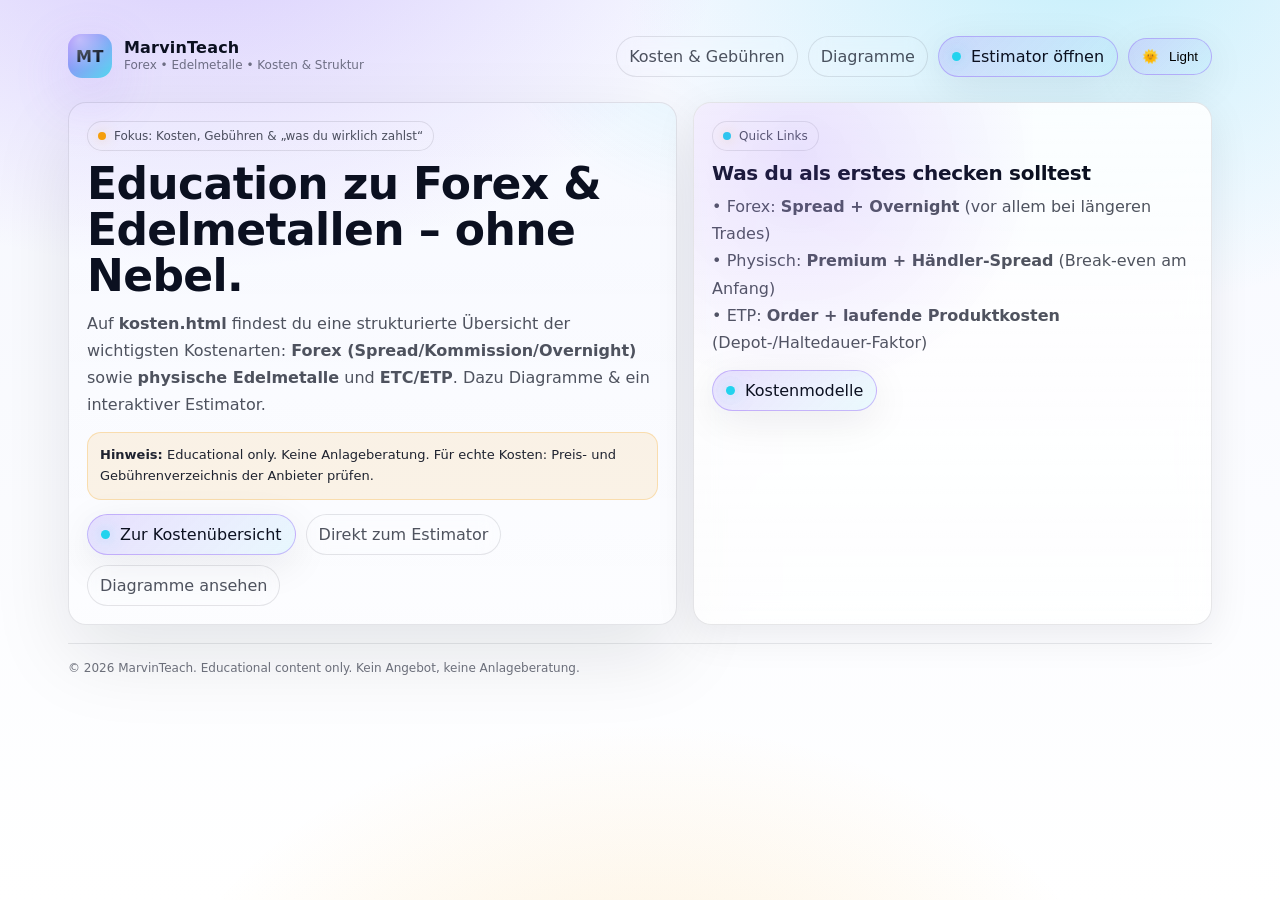
<file: index.html>
<!doctype html>
<html lang="de" data-theme="dark">
<head>
  <meta charset="utf-8" />
  <meta name="viewport" content="width=device-width,initial-scale=1" />
  <title>MarvinTeach — Forex & Edelmetalle</title>
  <meta name="description" content="MarvinTeach: Education rund um Forex & Edelmetalle. Fokus auf Kosten, Gebühren und Struktur." />
  <meta name="theme-color" content="#0B0F1A" />
  <link rel="stylesheet" href="style.css" />
</head>

<body>
  <div class="wrap">
    <header class="nav">
      <a class="brand" href="index.html" aria-label="MarvinTeach Start">
        <div class="mark">MT</div>
        <div>
          <div class="title">MarvinTeach</div>
          <div class="sub">Forex • Edelmetalle • Kosten & Struktur</div>
        </div>
      </a>

      <nav class="navlinks">
        <a class="pill" href="kosten.html">Kosten & Gebühren</a>
        <a class="pill" href="kosten.html#diagramme">Diagramme</a>
        <a class="cta" href="kosten.html#rechner"><span class="dot"></span> Estimator öffnen</a>

        <button class="toggle" type="button" data-theme-toggle aria-label="Theme umschalten">
          <span data-theme-icon>🌙</span>
          <span data-theme-label>Dark</span>
        </button>
      </nav>
    </header>

    <section class="hero" id="top">
      <div class="card">
        <div class="badge"><span class="miniDot"></span> Fokus: Kosten, Gebühren & „was du wirklich zahlst“</div>
        <h1>Education zu Forex & Edelmetallen – ohne Nebel.</h1>
        <p class="lead">
          Auf <b>kosten.html</b> findest du eine strukturierte Übersicht der wichtigsten Kostenarten:
          <b>Forex (Spread/Kommission/Overnight)</b> sowie <b>physische Edelmetalle</b> und <b>ETC/ETP</b>.
          Dazu Diagramme & ein interaktiver Estimator.
        </p>

        <div class="notice">
          <b>Hinweis:</b> Educational only. Keine Anlageberatung. Für echte Kosten: Preis- und Gebührenverzeichnis der Anbieter prüfen.
        </div>

        <div style="display:flex; gap:10px; flex-wrap:wrap; margin-top:14px;">
          <a class="cta" href="kosten.html"><span class="dot"></span> Zur Kostenübersicht</a>
          <a class="pill" href="kosten.html#rechner">Direkt zum Estimator</a>
          <a class="pill" href="kosten.html#diagramme">Diagramme ansehen</a>
        </div>
      </div>

      <aside class="glass">
        <div class="badge"><span class="miniDot" style="background:var(--a2)"></span> Quick Links</div>

        <div style="margin-top:10px; font-weight:900; font-size:20px; letter-spacing:-.3px;">
          Was du als erstes checken solltest
        </div>
        <div style="color:var(--muted); line-height:1.7; margin-top:8px;">
          • Forex: <b>Spread + Overnight</b> (vor allem bei längeren Trades)<br/>
          • Physisch: <b>Premium + Händler-Spread</b> (Break-even am Anfang)<br/>
          • ETP: <b>Order + laufende Produktkosten</b> (Depot-/Haltedauer-Faktor)
        </div>

        <div style="margin-top:14px;">
          <a class="cta" href="kosten.html#kosten"><span class="dot"></span> Kostenmodelle</a>
        </div>
      </aside>
    </section>

    <div class="footer">
      © <span id="year"></span> MarvinTeach. Educational content only. Kein Angebot, keine Anlageberatung.
    </div>
  </div>

  <script src="script.js"></script>
</body>
</html>
</file>
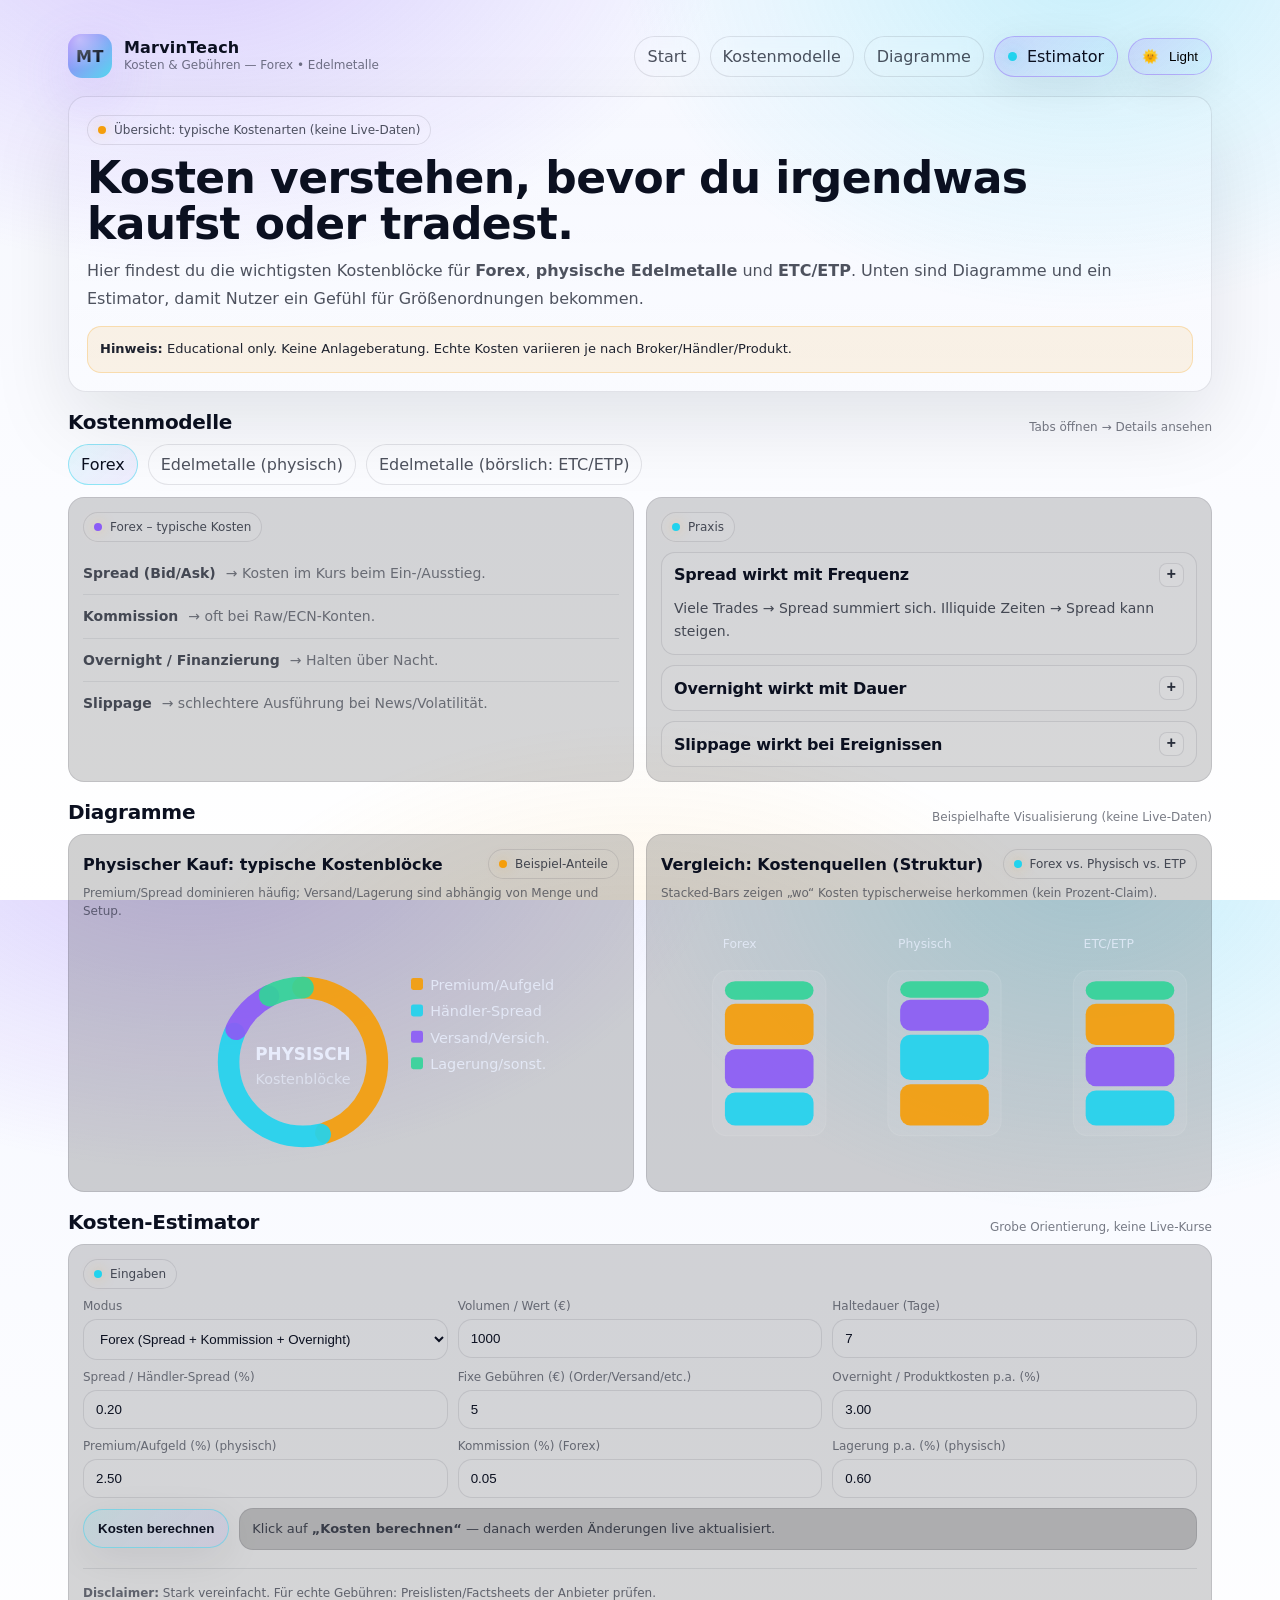
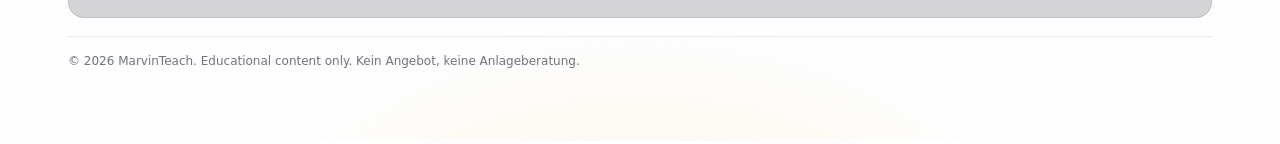
<file: kosten.html>
<!doctype html>
<html lang="de" data-theme="dark">
<head>
  <meta charset="utf-8" />
  <meta name="viewport" content="width=device-width,initial-scale=1" />
  <title>MarvinTeach — Kosten & Gebühren</title>
  <meta name="description" content="Kostenübersicht für Forex & Edelmetalle (physisch & ETC/ETP) inkl. Diagrammen und Estimator." />
  <meta name="theme-color" content="#0B0F1A" />
  <link rel="stylesheet" href="style.css" />
</head>

<body>
  <div class="wrap">
    <header class="nav">
      <a class="brand" href="index.html" aria-label="Zur Startseite">
        <div class="mark">MT</div>
        <div>
          <div class="title">MarvinTeach</div>
          <div class="sub">Kosten & Gebühren — Forex • Edelmetalle</div>
        </div>
      </a>

      <nav class="navlinks">
        <a class="pill" href="index.html">Start</a>
        <a class="pill" href="#kosten">Kostenmodelle</a>
        <a class="pill" href="#diagramme">Diagramme</a>
        <a class="cta" href="#rechner"><span class="dot"></span> Estimator</a>

        <button class="toggle" type="button" data-theme-toggle aria-label="Theme umschalten">
          <span data-theme-icon>🌙</span>
          <span data-theme-label>Dark</span>
        </button>
      </nav>
    </header>

    <section class="card">
      <div class="badge"><span class="miniDot"></span> Übersicht: typische Kostenarten (keine Live-Daten)</div>
      <h1>Kosten verstehen, bevor du irgendwas kaufst oder tradest.</h1>
      <p class="lead">
        Hier findest du die wichtigsten Kostenblöcke für <b>Forex</b>, <b>physische Edelmetalle</b> und <b>ETC/ETP</b>.
        Unten sind Diagramme und ein Estimator, damit Nutzer ein Gefühl für Größenordnungen bekommen.
      </p>
      <div class="notice">
        <b>Hinweis:</b> Educational only. Keine Anlageberatung. Echte Kosten variieren je nach Broker/Händler/Produkt.
      </div>
    </section>

    <!-- COST MODELS -->
    <section id="kosten" class="section">
      <div class="sectionHeader">
        <h2>Kostenmodelle</h2>
        <div class="hint">Tabs öffnen → Details ansehen</div>
      </div>

      <div class="tabs" role="tablist" aria-label="Kosten Tabs">
        <div class="tab active" data-tab="forex" role="tab" aria-selected="true">Forex</div>
        <div class="tab" data-tab="metal-phys" role="tab" aria-selected="false">Edelmetalle (physisch)</div>
        <div class="tab" data-tab="metal-etp" role="tab" aria-selected="false">Edelmetalle (börslich: ETC/ETP)</div>
      </div>

      <!-- Forex -->
      <div class="panel active" id="forex">
        <div class="grid2">
          <div class="box">
            <div class="badge"><span class="miniDot" style="background:var(--a1)"></span> Forex – typische Kosten</div>
            <ul class="list">
              <li><b>Spread (Bid/Ask)</b> <span style="opacity:.75">→ Kosten im Kurs beim Ein-/Ausstieg.</span></li>
              <li><b>Kommission</b> <span style="opacity:.75">→ oft bei Raw/ECN-Konten.</span></li>
              <li><b>Overnight / Finanzierung</b> <span style="opacity:.75">→ Halten über Nacht.</span></li>
              <li><b>Slippage</b> <span style="opacity:.75">→ schlechtere Ausführung bei News/Volatilität.</span></li>
            </ul>
          </div>

          <div class="box">
            <div class="badge"><span class="miniDot" style="background:var(--a2)"></span> Praxis</div>
            <div class="acc">
              <details open>
                <summary>Spread wirkt mit Frequenz <span class="kbd">+</span></summary>
                <div class="detailsBody">Viele Trades → Spread summiert sich. Illiquide Zeiten → Spread kann steigen.</div>
              </details>
              <details>
                <summary>Overnight wirkt mit Dauer <span class="kbd">+</span></summary>
                <div class="detailsBody">Längeres Halten → Finanzierung kann größer werden als Spread.</div>
              </details>
              <details>
                <summary>Slippage wirkt bei Ereignissen <span class="kbd">+</span></summary>
                <div class="detailsBody">News/Stops → Ausführung kann abweichen. Das ist kein „Bug“, sondern Marktmechanik.</div>
              </details>
            </div>
          </div>
        </div>
      </div>

      <!-- Physisch -->
      <div class="panel" id="metal-phys">
        <div class="grid2">
          <div class="box">
            <div class="badge"><span class="miniDot" style="background:var(--a3)"></span> Physisch – typische Kosten</div>
            <ul class="list">
              <li><b>Premium/Aufgeld</b> <span style="opacity:.75">→ Marge + Herstellung/Prägung/Verfügbarkeit.</span></li>
              <li><b>Händler-Spread</b> <span style="opacity:.75">→ Ankauf liegt oft unter Verkauf.</span></li>
              <li><b>Versand/Versicherung</b> <span style="opacity:.75">→ abhängig von Wert & Versandart.</span></li>
              <li><b>Lagerung</b> <span style="opacity:.75">→ Tresor/Schließfach/Versicherung.</span></li>
            </ul>
          </div>

          <div class="box">
            <div class="badge"><span class="miniDot" style="background:var(--a4)"></span> Praxis</div>
            <div class="acc">
              <details open>
                <summary>Break-even startet bei Premium+Spread <span class="kbd">+</span></summary>
                <div class="detailsBody">Du musst häufig zuerst Premium + Händler-Spread „zurückholen“.</div>
              </details>
              <details>
                <summary>Lagerung ist Sicherheits-„Service“ <span class="kbd">+</span></summary>
                <div class="detailsBody">Bei größeren Werten macht Lagerung/Versicherung als Schutzkosten Sinn.</div>
              </details>
              <details>
                <summary>Silber kann „kostenlastiger“ wirken <span class="kbd">+</span></summary>
                <div class="detailsBody">Durch Volumen/Transport/ggf. Steuern kann physisches Silber relativ mehr Nebenkosten haben.</div>
              </details>
            </div>
          </div>
        </div>
      </div>

      <!-- ETP -->
      <div class="panel" id="metal-etp">
        <div class="grid2">
          <div class="box">
            <div class="badge"><span class="miniDot" style="background:var(--a2)"></span> ETC/ETP – typische Kosten</div>
            <ul class="list">
              <li><b>Ordergebühr</b> <span style="opacity:.75">→ Broker/Depot abhängig.</span></li>
              <li><b>Börsen-Spread</b> <span style="opacity:.75">→ Liquidität/Handelszeit.</span></li>
              <li><b>Produktkosten</b> <span style="opacity:.75">→ laufende Gebühren (produktabhängig).</span></li>
              <li><b>Optional: Lieferung/Abwicklung</b> <span style="opacity:.75">→ wenn vorgesehen.</span></li>
            </ul>
          </div>

          <div class="box">
            <div class="badge"><span class="miniDot" style="background:var(--a1)"></span> Praxis</div>
            <div class="acc">
              <details open>
                <summary>Praktisch für Stückelung & Rebalancing <span class="kbd">+</span></summary>
                <div class="detailsBody">Keine Versand-/Schließfachlogik, dafür Order + laufende Produktkosten.</div>
              </details>
              <details>
                <summary>Factsheet-Checkliste <span class="kbd">+</span></summary>
                <div class="detailsBody">
                  <ul>
                    <li>Laufende Gebühren / Kosten</li>
                    <li>Hinterlegung & Verwahrstelle</li>
                    <li>Liquidität & typische Spreads</li>
                  </ul>
                </div>
              </details>
            </div>
          </div>
        </div>
      </div>
    </section>

    <!-- DIAGRAMS -->
    <section id="diagramme" class="section">
      <div class="sectionHeader">
        <h2>Diagramme</h2>
        <div class="hint">Beispielhafte Visualisierung (keine Live-Daten)</div>
      </div>

      <div class="grid2">
        <div class="chartWrap">
          <div class="chartTitle">
            <b>Physischer Kauf: typische Kostenblöcke</b>
            <span class="badge"><span class="miniDot"></span> Beispiel-Anteile</span>
          </div>
          <div class="chartNote" style="margin-top:6px;">
            Premium/Spread dominieren häufig; Versand/Lagerung sind abhängig von Menge und Setup.
          </div>

          <svg viewBox="0 0 320 200" width="100%" height="240" aria-label="Donut Chart physische Kosten" style="margin-top:10px;">
            <circle cx="120" cy="110" r="62" fill="none" stroke="rgba(255,255,255,.10)" stroke-width="18"/>
            <circle cx="120" cy="110" r="62" fill="none" stroke="rgba(245,158,11,.92)" stroke-width="18"
              stroke-linecap="round" stroke-dasharray="175 389.6" stroke-dashoffset="0" transform="rotate(-90 120 110)"/>
            <circle cx="120" cy="110" r="62" fill="none" stroke="rgba(34,211,238,.92)" stroke-width="18"
              stroke-linecap="round" stroke-dasharray="136 389.6" stroke-dashoffset="-180" transform="rotate(-90 120 110)"/>
            <circle cx="120" cy="110" r="62" fill="none" stroke="rgba(139,92,246,.92)" stroke-width="18"
              stroke-linecap="round" stroke-dasharray="39 389.6" stroke-dashoffset="-320" transform="rotate(-90 120 110)"/>
            <circle cx="120" cy="110" r="62" fill="none" stroke="rgba(52,211,153,.92)" stroke-width="18"
              stroke-linecap="round" stroke-dasharray="39 389.6" stroke-dashoffset="-360" transform="rotate(-90 120 110)"/>

            <text x="120" y="108" text-anchor="middle" fill="rgba(234,240,255,.92)" font-size="14" font-weight="900">PHYSISCH</text>
            <text x="120" y="128" text-anchor="middle" fill="rgba(234,240,255,.62)" font-size="12">Kostenblöcke</text>

            <g transform="translate(210 40)" font-size="12" fill="rgba(234,240,255,.80)">
              <rect x="0" y="0" width="10" height="10" rx="2" fill="rgba(245,158,11,.92)"></rect>
              <text x="16" y="10">Premium/Aufgeld</text>

              <rect x="0" y="22" width="10" height="10" rx="2" fill="rgba(34,211,238,.92)"></rect>
              <text x="16" y="32">Händler-Spread</text>

              <rect x="0" y="44" width="10" height="10" rx="2" fill="rgba(139,92,246,.92)"></rect>
              <text x="16" y="54">Versand/Versich.</text>

              <rect x="0" y="66" width="10" height="10" rx="2" fill="rgba(52,211,153,.92)"></rect>
              <text x="16" y="76">Lagerung/sonst.</text>
            </g>
          </svg>
        </div>

        <div class="chartWrap">
          <div class="chartTitle">
            <b>Vergleich: Kostenquellen (Struktur)</b>
            <span class="badge"><span class="miniDot" style="background:var(--a2)"></span> Forex vs. Physisch vs. ETP</span>
          </div>
          <div class="chartNote" style="margin-top:6px;">
            Stacked-Bars zeigen „wo“ Kosten typischerweise herkommen (kein Prozent-Claim).
          </div>

          <svg viewBox="0 0 520 240" width="100%" height="260" aria-label="Stacked Bars Kostenstruktur" style="margin-top:10px;">
            <g fill="rgba(234,240,255,.75)" font-size="12">
              <text x="60" y="28">Forex</text>
              <text x="230" y="28">Physisch</text>
              <text x="410" y="28">ETC/ETP</text>
            </g>

            <g>
              <rect x="50"  y="50" width="110" height="160" rx="14" fill="rgba(255,255,255,.06)" stroke="rgba(255,255,255,.10)"/>
              <rect x="220" y="50" width="110" height="160" rx="14" fill="rgba(255,255,255,.06)" stroke="rgba(255,255,255,.10)"/>
              <rect x="400" y="50" width="110" height="160" rx="14" fill="rgba(255,255,255,.06)" stroke="rgba(255,255,255,.10)"/>
            </g>

            <!-- Forex -->
            <rect x="62" y="168" width="86" height="32" rx="10" fill="rgba(34,211,238,.92)"/>
            <rect x="62" y="126" width="86" height="38" rx="10" fill="rgba(139,92,246,.92)"/>
            <rect x="62" y="82"  width="86" height="40" rx="10" fill="rgba(245,158,11,.92)"/>
            <rect x="62" y="60"  width="86" height="18" rx="10" fill="rgba(52,211,153,.92)"/>

            <!-- Physisch -->
            <rect x="232" y="160" width="86" height="40" rx="10" fill="rgba(245,158,11,.92)"/>
            <rect x="232" y="112" width="86" height="44" rx="10" fill="rgba(34,211,238,.92)"/>
            <rect x="232" y="78"  width="86" height="30" rx="10" fill="rgba(139,92,246,.92)"/>
            <rect x="232" y="60"  width="86" height="16" rx="10" fill="rgba(52,211,153,.92)"/>

            <!-- ETP -->
            <rect x="412" y="166" width="86" height="34" rx="10" fill="rgba(34,211,238,.92)"/>
            <rect x="412" y="124" width="86" height="38" rx="10" fill="rgba(139,92,246,.92)"/>
            <rect x="412" y="82"  width="86" height="40" rx="10" fill="rgba(245,158,11,.92)"/>
            <rect x="412" y="60"  width="86" height="18" rx="10" fill="rgba(52,211,153,.92)"/>
          </svg>
        </div>
      </div>
    </section>

    <!-- ESTIMATOR -->
    <section id="rechner" class="section">
      <div class="sectionHeader">
        <h2>Kosten-Estimator</h2>
        <div class="hint">Grobe Orientierung, keine Live-Kurse</div>
      </div>

      <div class="box">
        <div class="badge"><span class="miniDot" style="background:var(--a2)"></span> Eingaben</div>

        <div class="form">
          <div>
            <label for="mode">Modus</label>
            <select id="mode">
              <option value="forex">Forex (Spread + Kommission + Overnight)</option>
              <option value="phys">Physisch (Premium + Händler-Spread + Versand + Lagerung)</option>
              <option value="etp">ETC/ETP (Order + Börsen-Spread + Produktkosten)</option>
            </select>
          </div>

          <div>
            <label for="amount">Volumen / Wert (€)</label>
            <input id="amount" type="number" value="1000" min="0" step="10" />
          </div>

          <div>
            <label for="days">Haltedauer (Tage)</label>
            <input id="days" type="number" value="7" min="0" step="1" />
          </div>

          <div>
            <label for="spreadPct">Spread / Händler-Spread (%)</label>
            <input id="spreadPct" type="number" value="0.20" min="0" step="0.01" />
          </div>

          <div>
            <label for="feeFixed">Fixe Gebühren (€) (Order/Versand/etc.)</label>
            <input id="feeFixed" type="number" value="5" min="0" step="0.50" />
          </div>

          <div>
            <label for="ratePct">Overnight / Produktkosten p.a. (%)</label>
            <input id="ratePct" type="number" value="3.00" min="0" step="0.10" />
          </div>

          <div>
            <label for="premiumPct">Premium/Aufgeld (%) (physisch)</label>
            <input id="premiumPct" type="number" value="2.50" min="0" step="0.10" />
          </div>

          <div>
            <label for="commissionPct">Kommission (%) (Forex)</label>
            <input id="commissionPct" type="number" value="0.05" min="0" step="0.01" />
          </div>

          <div>
            <label for="storagePct">Lagerung p.a. (%) (physisch)</label>
            <input id="storagePct" type="number" value="0.60" min="0" step="0.10" />
          </div>
        </div>

        <div class="calcRow">
          <button class="btn" id="calcBtn">Kosten berechnen</button>
          <div class="result" id="out">
            Klick auf <b>„Kosten berechnen“</b> — danach werden Änderungen live aktualisiert.
          </div>
        </div>

        <div class="footer">
          <b>Disclaimer:</b> Stark vereinfacht. Für echte Gebühren: Preislisten/Factsheets der Anbieter prüfen.
        </div>
      </div>
    </section>

    <div class="footer">
      © <span id="year"></span> MarvinTeach. Educational content only. Kein Angebot, keine Anlageberatung.
    </div>
  </div>

  <script src="script.js"></script>
</body>
</html>
</file>
<file: style.css>
/* ==============================
   MarvinTeach – Modern UI System
   Dark/Light via data-theme
   ============================== */

:root{
  --r: 18px;
  --max: 1180px;

  /* default = dark */
  --bg: #070A12;
  --bg2:#0B0F1A;
  --card:#0E1426;
  --card2:#0B1122;
  --text:#EAF0FF;
  --muted: rgba(234,240,255,.72);
  --muted2: rgba(234,240,255,.55);
  --line: rgba(255,255,255,.08);
  --line2: rgba(255,255,255,.12);
  --shadow: 0 30px 80px rgba(0,0,0,.55);
  --shadow2: 0 10px 40px rgba(0,0,0,.35);

  --a1:#8B5CF6; /* violet */
  --a2:#22D3EE; /* cyan */
  --a3:#F59E0B; /* amber */
  --a4:#34D399; /* green */
}

/* Light theme overrides */
html[data-theme="light"]{
  --bg: #F6F8FF;
  --bg2:#FFFFFF;
  --card:#FFFFFF;
  --card2:#FFFFFF;
  --text:#0B1020;
  --muted: rgba(11,16,32,.72);
  --muted2: rgba(11,16,32,.55);
  --line: rgba(11,16,32,.10);
  --line2: rgba(11,16,32,.14);
  --shadow: 0 30px 80px rgba(11,16,32,.10);
  --shadow2: 0 10px 40px rgba(11,16,32,.08);
}

*{ box-sizing:border-box; }
html,body{ height:100%; }
body{
  margin:0;
  font-family: ui-sans-serif, system-ui, -apple-system, Segoe UI, Roboto, Arial, "Apple Color Emoji","Segoe UI Emoji";
  color: var(--text);
  background:
    radial-gradient(900px 600px at 15% -10%, color-mix(in oklab, var(--a1) 28%, transparent), transparent 60%),
    radial-gradient(850px 650px at 85% -5%, color-mix(in oklab, var(--a2) 22%, transparent), transparent 55%),
    radial-gradient(900px 650px at 50% 120%, color-mix(in oklab, var(--a3) 16%, transparent), transparent 55%),
    linear-gradient(180deg, var(--bg), var(--bg2));
  overflow-x:hidden;
  transition: background .25s ease, color .25s ease;
}

a{ color:inherit; text-decoration:none; }
.wrap{ max-width: var(--max); margin:0 auto; padding: 22px 18px 70px; }

/* Nav */
.nav{
  display:flex; align-items:center; justify-content:space-between; gap:14px;
  padding: 12px 0 18px;
}
.brand{ display:flex; gap:12px; align-items:center; }
.mark{
  width:44px; height:44px; border-radius: 14px;
  background: linear-gradient(135deg, color-mix(in oklab, var(--a1) 90%, white), color-mix(in oklab, var(--a2) 90%, white));
  box-shadow: 0 18px 55px color-mix(in oklab, var(--a1) 22%, transparent);
  display:grid; place-items:center;
  font-weight: 900;
  letter-spacing:.5px;
  color:#061022;
  position:relative;
  overflow:hidden;
}
.mark:before{
  content:"";
  position:absolute; inset:-30%;
  background: radial-gradient(circle at 30% 30%, rgba(255,255,255,.45), transparent 45%);
  transform: rotate(12deg);
}
.brand .title{ font-weight:900; letter-spacing:.2px; line-height:1.05; }
.brand .sub{ color:var(--muted2); font-size:12px; margin-top:2px; }

.navlinks{ display:flex; gap:10px; flex-wrap:wrap; align-items:center; justify-content:flex-end; }

.pill{
  padding: 10px 12px;
  border: 1px solid var(--line);
  border-radius: 999px;
  background: color-mix(in oklab, white 4%, transparent);
  color: var(--muted);
  backdrop-filter: blur(10px);
  transition: transform .15s ease, border-color .15s ease, background .15s ease;
}
.pill:hover{ transform: translateY(-1px); border-color: color-mix(in oklab, var(--a2) 32%, transparent); background: color-mix(in oklab, white 6%, transparent); }

.cta, .toggle{
  padding: 10px 13px;
  border-radius: 999px;
  border: 1px solid color-mix(in oklab, var(--a1) 40%, transparent);
  background: linear-gradient(135deg, color-mix(in oklab, var(--a1) 18%, transparent), color-mix(in oklab, var(--a2) 10%, transparent));
  box-shadow: var(--shadow2);
  transition: transform .15s ease, filter .15s ease;
  display:inline-flex; align-items:center; gap:10px;
}
.cta:hover, .toggle:hover{ transform: translateY(-1px); filter: brightness(1.03); }

.dot{ width:9px;height:9px;border-radius:99px;background:var(--a2); box-shadow:0 0 18px color-mix(in oklab, var(--a2) 55%, transparent); }

/* Layout blocks */
.hero{
  display:grid; grid-template-columns: 1.08fr .92fr; gap: 16px;
  align-items:stretch;
  margin-top: 6px;
}
@media (max-width: 960px){ .hero{ grid-template-columns: 1fr; } }

.card{
  background: linear-gradient(180deg, color-mix(in oklab, white 6%, transparent), color-mix(in oklab, white 3%, transparent));
  border: 1px solid var(--line);
  border-radius: var(--r);
  box-shadow: var(--shadow);
  padding: 18px;
  position:relative;
  overflow:hidden;
}
.card::after{
  content:"";
  position:absolute; inset:-60% -60% auto auto;
  width:520px; height:520px;
  background: radial-gradient(circle at 35% 35%, color-mix(in oklab, var(--a2) 16%, transparent), transparent 55%);
  transform: rotate(20deg);
  pointer-events:none;
}
.glass{
  background: linear-gradient(180deg, color-mix(in oklab, var(--card) 86%, transparent), color-mix(in oklab, var(--card2) 72%, transparent));
  border: 1px solid var(--line);
  border-radius: var(--r);
  padding: 18px;
  box-shadow: var(--shadow2);
  backdrop-filter: blur(14px);
  position:relative;
  overflow:hidden;
}
.glass::before{
  content:"";
  position:absolute; inset:-35% auto auto -35%;
  width:520px;height:520px;
  background: radial-gradient(circle at 55% 45%, color-mix(in oklab, var(--a1) 18%, transparent), transparent 60%);
  pointer-events:none;
}

h1{ font-size: 44px; line-height: 1.05; margin: 10px 0 10px; letter-spacing: -.6px; }
@media (max-width: 560px){ h1{ font-size: 36px; } }
.lead{ color: var(--muted); font-size: 16px; line-height: 1.7; margin: 0 0 14px; }

.badge{
  display:inline-flex; align-items:center; gap:8px;
  padding: 7px 10px;
  border-radius: 999px;
  border: 1px solid var(--line);
  background: color-mix(in oklab, white 3%, transparent);
  color: var(--muted);
  font-size: 12px;
}
.miniDot{ width:8px;height:8px;border-radius:99px;background:var(--a3); box-shadow:0 0 14px color-mix(in oklab, var(--a3) 35%, transparent); }

.notice{
  margin-top: 14px;
  border: 1px solid color-mix(in oklab, var(--a3) 25%, transparent);
  background: color-mix(in oklab, var(--a3) 10%, transparent);
  border-radius: 14px;
  padding: 12px 12px;
  line-height:1.6;
  font-size: 13px;
  color: color-mix(in oklab, var(--text) 92%, transparent);
}

.section{ margin-top: 16px; }
.sectionHeader{
  display:flex; justify-content:space-between; align-items:flex-end; gap:10px; flex-wrap:wrap;
  margin: 18px 0 10px;
}
h2{ font-size: 20px; margin: 0; letter-spacing: -.3px; }
.hint{ color: var(--muted2); font-size: 12px; }

.grid2{ display:grid; grid-template-columns: 1fr 1fr; gap: 12px; }
@media (max-width: 960px){ .grid2{ grid-template-columns:1fr; } }

.box{
  border:1px solid var(--line);
  border-radius: 16px;
  background: color-mix(in oklab, black 16%, transparent);
  padding: 14px;
  position:relative;
  overflow:hidden;
}

/* Tabs */
.tabs{ display:flex; gap:10px; flex-wrap:wrap; margin-top: 10px; }
.tab{
  cursor:pointer;
  border:1px solid var(--line);
  background: color-mix(in oklab, white 3%, transparent);
  color: var(--muted);
  padding: 10px 12px;
  border-radius: 999px;
  transition: transform .15s ease, border-color .15s ease, background .15s ease;
  user-select:none;
}
.tab:hover{ transform: translateY(-1px); border-color: color-mix(in oklab, var(--a1) 32%, transparent); background: color-mix(in oklab, white 6%, transparent); }
.tab.active{
  color: var(--text);
  border-color: color-mix(in oklab, var(--a2) 45%, transparent);
  background: linear-gradient(135deg, color-mix(in oklab, var(--a2) 12%, transparent), color-mix(in oklab, var(--a1) 10%, transparent));
}
.panel{ margin-top: 12px; display:none; }
.panel.active{ display:block; }

/* Lists */
.list{
  margin: 10px 0 0; padding: 0; list-style:none;
  color: var(--muted);
  line-height: 1.9;
  font-size: 14px;
}
.list li{
  display:flex; gap:10px; align-items:flex-start;
  padding: 8px 0;
  border-top: 1px solid color-mix(in oklab, var(--line) 70%, transparent);
}
.list li:first-child{ border-top: 0; }

/* Accordions */
.acc{ margin-top: 10px; }
details{
  border:1px solid var(--line);
  border-radius: 14px;
  background: color-mix(in oklab, white 3%, transparent);
  padding: 10px 12px;
  margin-top: 10px;
}
summary{
  cursor:pointer;
  list-style:none;
  display:flex;
  justify-content:space-between;
  gap:10px;
  align-items:center;
  font-weight:800;
  letter-spacing:-.2px;
}
summary::-webkit-details-marker{ display:none; }
.detailsBody{ color: var(--muted); font-size: 14px; line-height: 1.7; margin-top: 10px; }
.detailsBody ul{ margin:10px 0 0 18px; color: var(--muted); }

/* Charts */
.chartWrap{
  border:1px solid var(--line);
  border-radius: 16px;
  background: color-mix(in oklab, black 18%, transparent);
  padding: 14px;
  overflow:hidden;
}
.chartTitle{ display:flex; align-items:center; justify-content:space-between; gap:10px; flex-wrap:wrap; }
.chartNote{ color: var(--muted2); font-size: 12px; line-height:1.45; }

/* Estimator */
.form{ display:grid; grid-template-columns: repeat(3, 1fr); gap: 10px; margin-top: 10px; }
@media (max-width: 960px){ .form{ grid-template-columns: 1fr; } }

label{ display:block; color: var(--muted2); font-size: 12px; margin-bottom: 6px; }
input, select{
  width:100%;
  padding: 11px 12px;
  border-radius: 14px;
  border:1px solid var(--line);
  background: color-mix(in oklab, white 4%, transparent);
  color: var(--text);
  outline:none;
}
input:focus, select:focus{ border-color: color-mix(in oklab, var(--a2) 45%, transparent); box-shadow: 0 0 0 4px color-mix(in oklab, var(--a2) 12%, transparent); }

.calcRow{ display:flex; gap:10px; flex-wrap:wrap; align-items:center; margin-top: 10px; }
.btn{
  cursor:pointer;
  padding: 11px 14px;
  border-radius: 999px;
  border:1px solid color-mix(in oklab, var(--a2) 42%, transparent);
  background: linear-gradient(135deg, color-mix(in oklab, var(--a2) 12%, transparent), color-mix(in oklab, var(--a1) 10%, transparent));
  color: var(--text);
  font-weight: 800;
  box-shadow: var(--shadow2);
  transition: transform .15s ease;
}
.btn:hover{ transform: translateY(-1px); }
.result{
  padding: 10px 12px;
  border-radius: 14px;
  border:1px solid var(--line);
  background: color-mix(in oklab, black 18%, transparent);
  color: var(--muted);
  flex:1;
  min-width: 240px;
  line-height: 1.55;
  font-size: 13px;
}

/* Footer */
.footer{
  margin-top: 18px;
  color: color-mix(in oklab, var(--text) 58%, transparent);
  font-size: 12px;
  line-height: 1.7;
  border-top: 1px solid color-mix(in oklab, var(--line) 85%, transparent);
  padding-top: 14px;
}
.kbd{
  font-family: ui-monospace, SFMono-Regular, Menlo, Monaco, Consolas, monospace;
  border:1px solid var(--line);
  background: color-mix(in oklab, white 6%, transparent);
  padding: 2px 7px;
  border-radius: 8px;
  color: color-mix(in oklab, var(--text) 85%, transparent);
}
</file>
